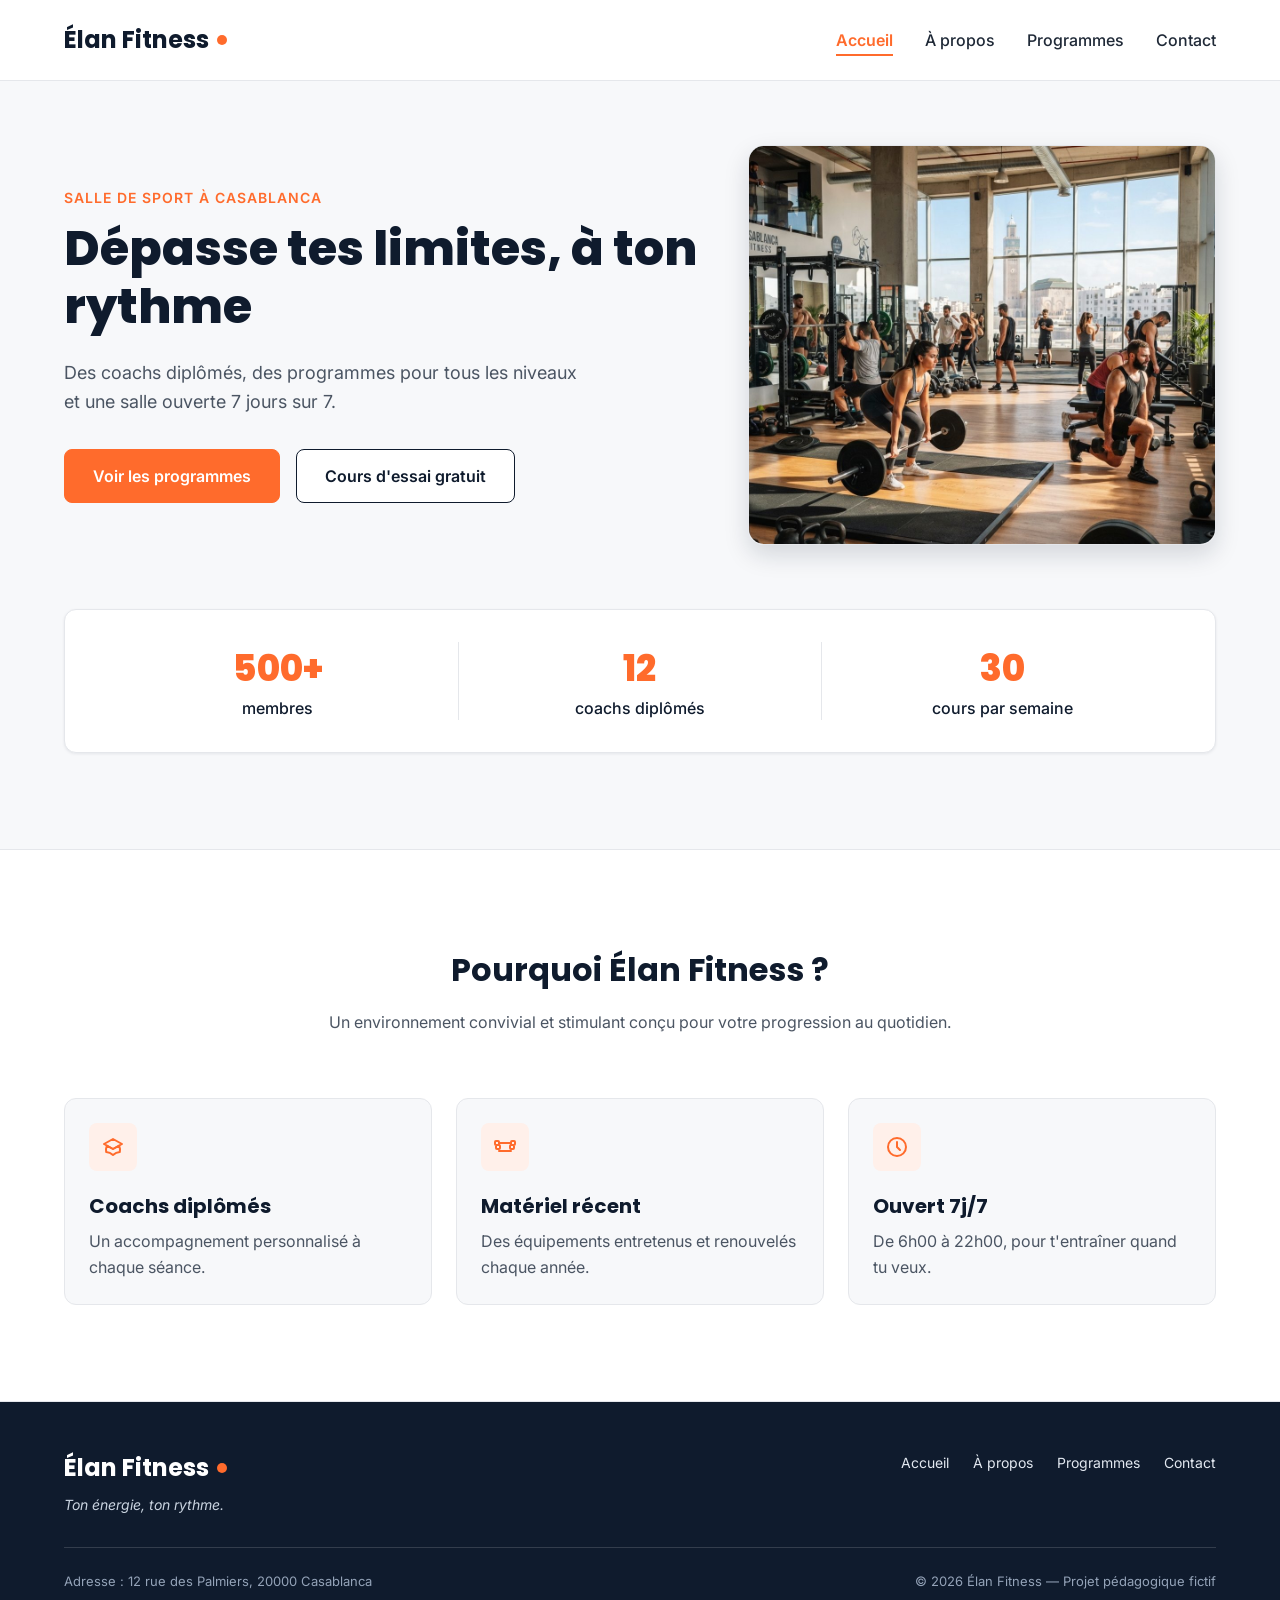
<file: index.html>
<!DOCTYPE html>
<html lang="fr">
<head>
  <meta charset="UTF-8">
  <meta name="viewport" content="width=device-width, initial-scale=1">
  <meta name="description" content="Élan Fitness, salle de sport à Casablanca : musculation, yoga, cardio et boxe fitness avec des coachs diplômés. Réservez votre cours d'essai gratuit.">
  <title>Élan Fitness | Salle de sport à Casablanca</title>

  <link rel="preconnect" href="https://fonts.googleapis.com">
  <link rel="preconnect" href="https://fonts.gstatic.com" crossorigin>
  <link href="https://fonts.googleapis.com/css2?family=Inter:wght@400;500;600&family=Poppins:wght@600;700;800&display=swap" rel="stylesheet">

  <link rel="stylesheet" href="style.css">
</head>

<body>

  <header class="en-tete">
    <div class="conteneur en-tete-contenu">
     <h1><a href="index.html" class="logo">Élan Fitness</a></h1>

      <nav aria-label="Navigation principale">
        <ul class="menu">
          <li><a href="index.html" class="lien-actif">Accueil</a></li>
          <li><a href="propos.html">À propos</a></li>
          <li><a href="programmes.html">Programmes</a></li>
          <li><a href="contact.html">Contact</a></li>
        </ul>
      </nav>
    </div>
  </header>

  <main>

    <section id="accueil" class="hero">
      <div class="conteneur">

        <div class="hero-contenu">
          <div class="hero-texte">
            <p class="sur-titre">Salle de sport à Casablanca</p>
            <h1>Dépasse tes limites, à ton rythme</h1>
            <p class="hero-description">
              Des coachs diplômés, des programmes pour tous les niveaux et une salle ouverte 7 jours sur 7.
            </p>
            <div class="boutons">
              <a href="programmes.html" class="bouton bouton-principal">Voir les programmes</a>
              <a href="contact.html" class="bouton bouton-secondaire">Cours d'essai gratuit</a>
            </div>
          </div>

          <img class="hero-image" src="img/hero.jpg" alt="Des personnes s'entraînent dans une salle de sport lumineuse à Casablanca">
        </div>

        <div class="chiffres">
          <div class="chiffre">
            <p class="chiffre-nombre">500+</p>
            <p>membres</p>
          </div>
          <div class="chiffre">
            <p class="chiffre-nombre">12</p>
            <p>coachs diplômés</p>
          </div>
          <div class="chiffre">
            <p class="chiffre-nombre">30</p>
            <p>cours par semaine</p>
          </div>
        </div>

      </div>
    </section>

    <section class="section section-blanche">
      <div class="conteneur">

        <div class="section-titre">
          <h2>Pourquoi Élan Fitness ?</h2>
          <p>Un environnement convivial et stimulant conçu pour votre progression au quotidien.</p>
        </div>

        <div class="cartes">
          <article class="carte carte-avantage">
            <div class="icone"><img src="img/icone-coach.svg" alt=""></div>
            <h3>Coachs diplômés</h3>
            <p>Un accompagnement personnalisé à chaque séance.</p>
          </article>

          <article class="carte carte-avantage">
            <div class="icone"><img src="img/icone-materiel.svg" alt=""></div>
            <h3>Matériel récent</h3>
            <p>Des équipements entretenus et renouvelés chaque année.</p>
          </article>

          <article class="carte carte-avantage">
            <div class="icone"><img src="img/icone-horloge.svg" alt=""></div>
            <h3>Ouvert 7j/7</h3>
            <p>De 6h00 à 22h00, pour t'entraîner quand tu veux.</p>
          </article>
        </div>

      </div>
    </section>
  </main>

  <footer class="pied-de-page">
    <div class="conteneur">

      <div class="pied-haut">
        <div>
          <p class="logo logo-clair">Élan Fitness</p>
          <p class="slogan">Ton énergie, ton rythme.</p>
        </div>

        <nav aria-label="Navigation du pied de page">
          <ul class="menu menu-pied">
            <li><a href="index.html">Accueil</a></li>
            <li><a href="propos.html">À propos</a></li>
            <li><a href="programmes.html">Programmes</a></li>
            <li><a href="contact.html">Contact</a></li>
          </ul>
        </nav>
      </div>

      <div class="pied-bas">
        <p>Adresse : 12 rue des Palmiers, 20000 Casablanca</p>
        <p>&copy; 2026 Élan Fitness — Projet pédagogique fictif</p>
      </div>

    </div>
  </footer>

</body>
</html>
</file>
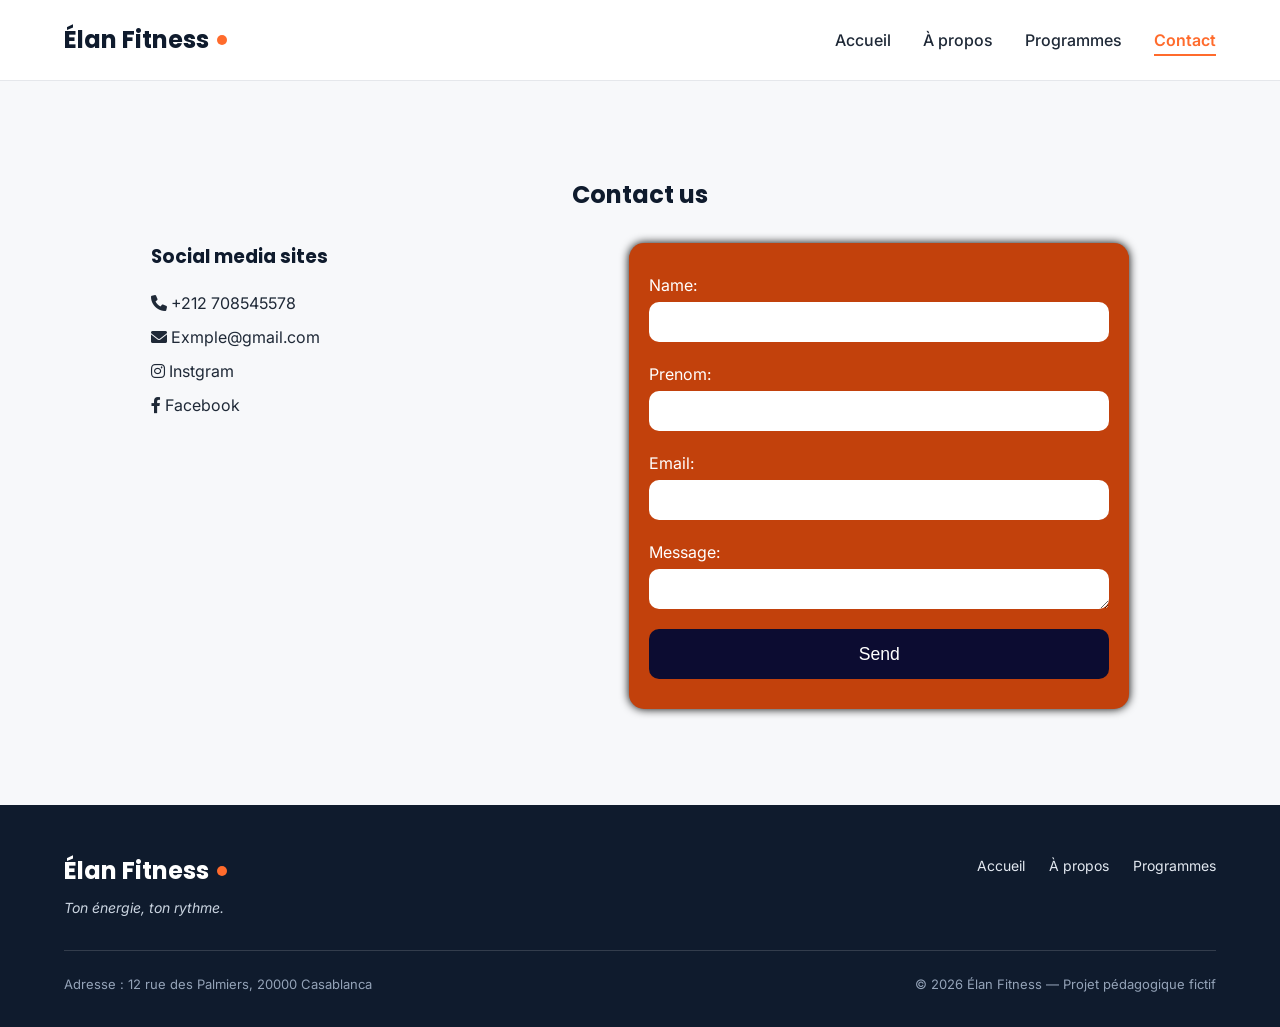
<file: contact.html>
<!DOCTYPE html>
<html lang="fr">
<head>
  <meta charset="UTF-8">
  <meta name="viewport" content="width=device-width, initial-scale=1">
  <meta name="description" content="Élan Fitness, salle de sport à Casablanca : musculation, yoga, cardio et boxe fitness avec des coachs diplômés. Réservez votre cours d'essai gratuit.">
  <title>Élan Fitness | Salle de sport à Casablanca</title>

  <link rel="preconnect" href="https://fonts.googleapis.com">
  <link rel="preconnect" href="https://fonts.gstatic.com" crossorigin>
  <link href="https://fonts.googleapis.com/css2?family=Inter:wght@400;500;600&family=Poppins:wght@600;700;800&display=swap" rel="stylesheet">

  <link rel="stylesheet" href="style.css">
  <link rel="stylesheet" href="https://cdnjs.cloudflare.com/ajax/libs/font-awesome/6.0.0/css/all.min.css">
</head>

<body>
  <header class="en-tete">
    <div class="conteneur en-tete-contenu">
      <h1><a href="index.html" class="logo">Élan Fitness</a></h1>

      <nav aria-label="Navigation principale">
        <ul class="menu">
          <li><a href="index.html">Accueil</a></li>
          <li><a href="propos.html">À propos</a></li>
          <li><a href="programmes.html">Programmes</a></li>
          <li><a href="contact.html" class="lien-actif">Contact</a></li>
        </ul>
      </nav>
    </div>
  </header>

  <main>
    <section class="section">
        <h2 class="contact">Contact us</h2>
        <div class="section-contact">
        <div>
          <h3 class="social">Social media sites</h3>
            <ul class="contact-list">
               <li><a href="#"><i class="fa-solid">&#xf095;</i> +212 708545578</a></li>
               <li><a href="#"><i class="fa-solid">&#xf0e0;</i> Exmple@gmail.com</a></li>
               <li><a href="#"><i class="fa-brands">&#xf16d;</i> Instgram</a></li>
               <li><a href="#"><i class="fa-brands">&#xf39e;</i> Facebook</a></li>
            </ul>
        </div>

        <div>
          <form class="form" action="#">
              <div class="column">
                <label for="name">Name:</label>
                <input type="text" name="name" id="name" required />
              </div>

              <div class="column">
                <label for="prenom">Prenom:</label>
                <input type="text" name="prenom" id="prenom" required />
              </div>

              <div class="column">
                <label for="email">Email:</label>
                <input type="email" name="email" id="email" required />
              </div>

              <div class="column">
                <label for="message">Message:</label>
                <textarea name="message" id="message"></textarea>
              </div>

              <button type="submit">Send</button>
          </form>
        </div>
        </div>
    </section>
  </main>

  <footer class="pied-de-page">
    <div class="conteneur">

      <div class="pied-haut">
        <div>
          <p class="logo logo-clair">Élan Fitness</p>
          <p class="slogan">Ton énergie, ton rythme.</p>
        </div>

        <nav aria-label="Navigation du pied de page">
          <ul class="menu menu-pied">
            <li><a href="index.html">Accueil</a></li>
            <li><a href="propos.html">À propos</a></li>
            <li><a href="programmes.html">Programmes</a></li>
          </ul>
        </nav>
      </div>

      <div class="pied-bas">
        <p>Adresse : 12 rue des Palmiers, 20000 Casablanca</p>
        <p>&copy; 2026 Élan Fitness — Projet pédagogique fictif</p>
      </div>

    </div>
  </footer>
</body>
</file>
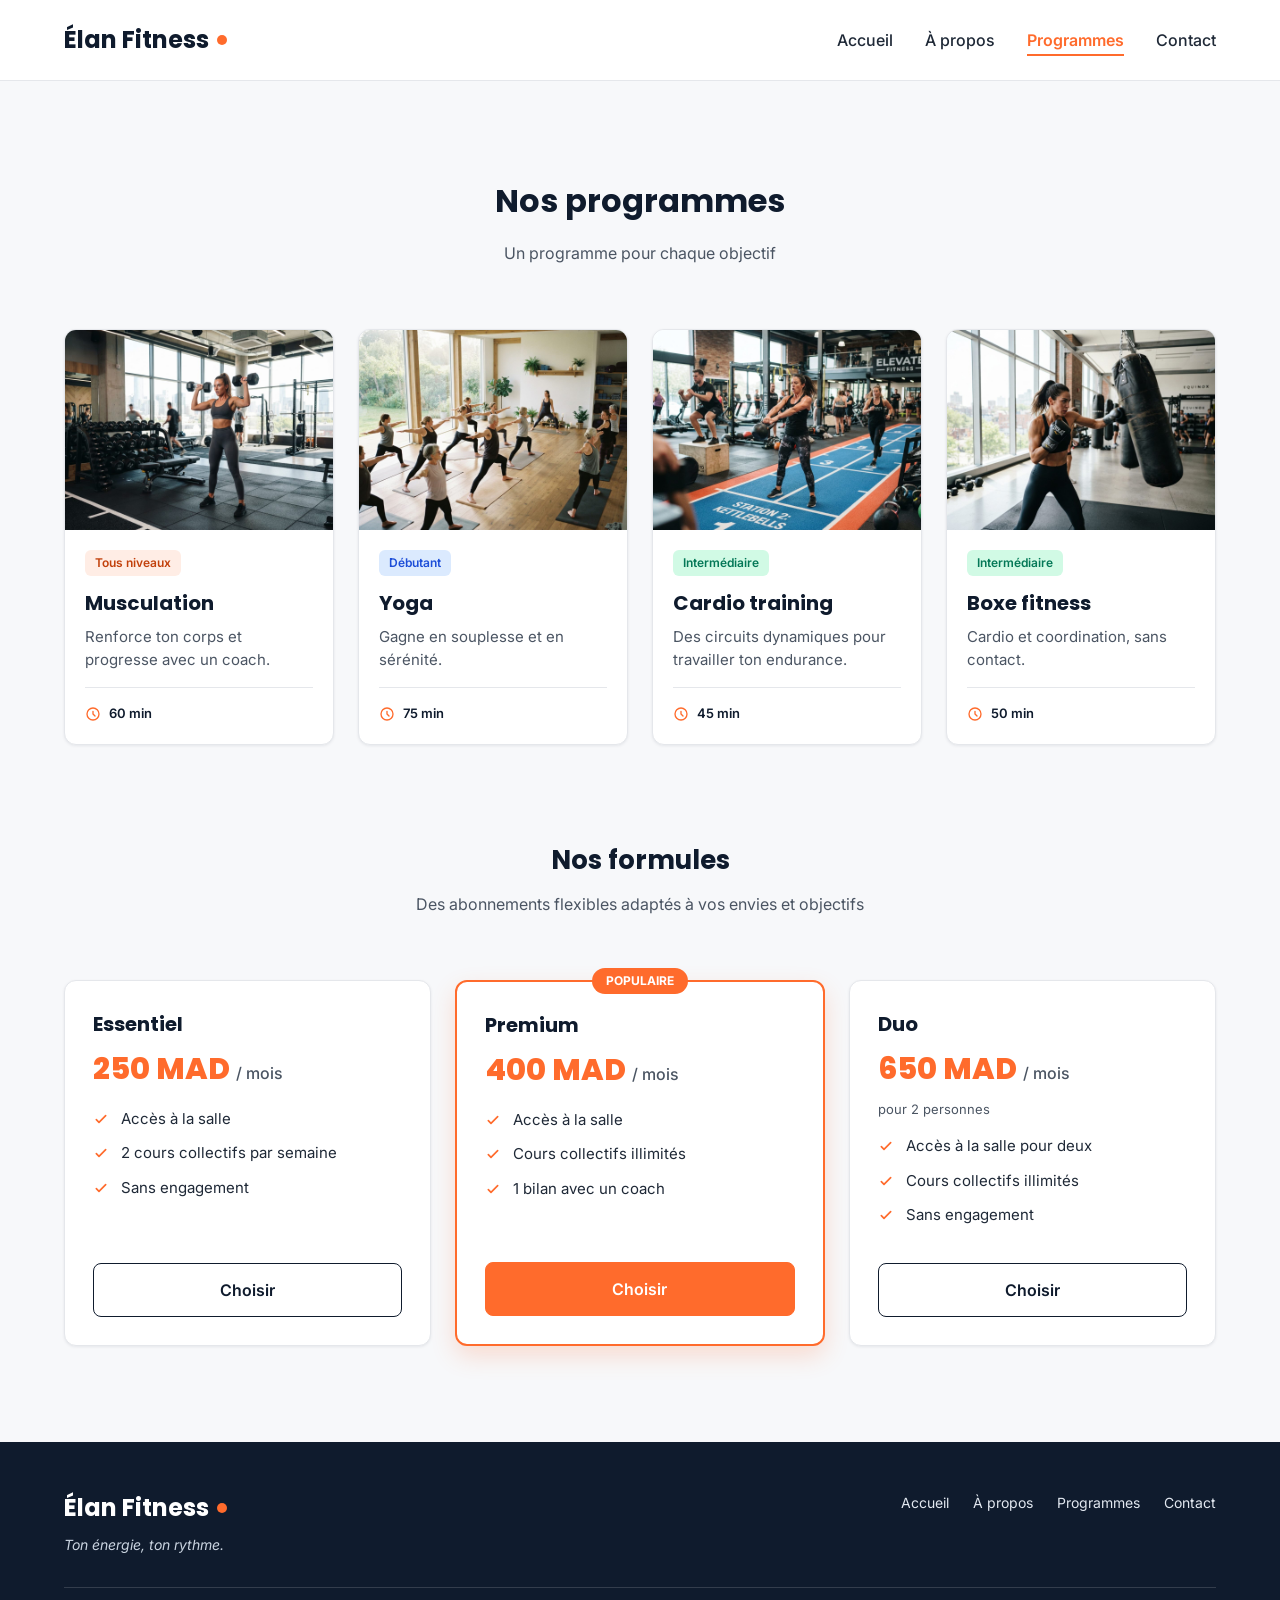
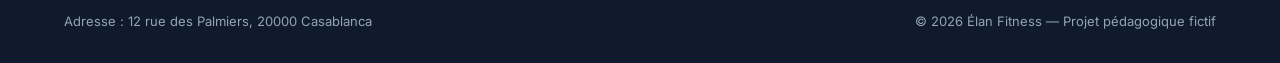
<file: programmes.html>
<!DOCTYPE html>
<html lang="fr">
<head>
  <meta charset="UTF-8">
  <meta name="viewport" content="width=device-width, initial-scale=1">
  <meta name="description" content="Élan Fitness, salle de sport à Casablanca : musculation, yoga, cardio et boxe fitness avec des coachs diplômés. Réservez votre cours d'essai gratuit.">
  <title>Élan Fitness | Salle de sport à Casablanca</title>

  <link rel="preconnect" href="https://fonts.googleapis.com">
  <link rel="preconnect" href="https://fonts.gstatic.com" crossorigin>
  <link href="https://fonts.googleapis.com/css2?family=Inter:wght@400;500;600&family=Poppins:wght@600;700;800&display=swap" rel="stylesheet">

  <link rel="stylesheet" href="style.css">
</head>

<body>
      <header class="en-tete">
    <div class="conteneur en-tete-contenu">
      <h1><a href="index.html" class="logo">Élan Fitness</a></h1>

      <nav aria-label="Navigation principale">
        <ul class="menu">
          <li><a href="index.html">Accueil</a></li>
          <li><a href="propos.html">À propos</a></li>
          <li><a href="programmes.html" class="lien-actif">Programmes</a></li>
          <li><a href="contact.html">Contact</a></li>
        </ul>
      </nav>
    </div>
  </header>

  <main>
        <section id="programmes" class="section">
      <div class="conteneur">

        <div class="section-titre">
          <h2>Nos programmes</h2>
          <p>Un programme pour chaque objectif</p>
        </div>

        <div class="cartes">

          <article class="carte carte-programme">
            <img src="img/musculation.jpg" alt="Une sportive soulève des haltères dans l'espace musculation">
            <div class="programme-corps">
              <span class="etiquette etiquette-orange">Tous niveaux</span>
              <h3>Musculation</h3>
              <p>Renforce ton corps et progresse avec un coach.</p>
              <p class="duree"><img src="img/icone-duree.svg" alt="">60 min</p>
            </div>
          </article>

          <article class="carte carte-programme">
            <img src="img/yoga.jpg" alt="Un groupe pratique le yoga sur des tapis dans une salle lumineuse">
            <div class="programme-corps">
              <span class="etiquette etiquette-bleue">Débutant</span>
              <h3>Yoga</h3>
              <p>Gagne en souplesse et en sérénité.</p>
              <p class="duree"><img src="img/icone-duree.svg" alt="">75 min</p>
            </div>
          </article>

          <article class="carte carte-programme">
            <img src="img/cardio.jpg" alt="Des sportifs suivent un circuit de cardio training avec des kettlebells">
            <div class="programme-corps">
              <span class="etiquette etiquette-verte">Intermédiaire</span>
              <h3>Cardio training</h3>
              <p>Des circuits dynamiques pour travailler ton endurance.</p>
              <p class="duree"><img src="img/icone-duree.svg" alt="">45 min</p>
            </div>
          </article>

          <article class="carte carte-programme">
            <img src="img/boxe.jpg" alt="Une sportive frappe un sac de frappe pendant un cours de boxe fitness">
            <div class="programme-corps">
              <span class="etiquette etiquette-verte">Intermédiaire</span>
              <h3>Boxe fitness</h3>
              <p>Cardio et coordination, sans contact.</p>
              <p class="duree"><img src="img/icone-duree.svg" alt="">50 min</p>
            </div>
          </article>

        </div>

        <div class="formules">

          <div class="section-titre">
            <h3>Nos formules</h3>
            <p>Des abonnements flexibles adaptés à vos envies et objectifs</p>
          </div>

          <div class="cartes">

            <article class="carte formule">
              <h4>Essentiel</h4>
              <p class="prix">250 MAD <span>/ mois</span></p>
              <ul class="formule-liste">
                <li>Accès à la salle</li>
                <li>2 cours collectifs par semaine</li>
                <li>Sans engagement</li>
              </ul>
              <a href="#contact" class="bouton bouton-secondaire">Choisir</a>
            </article>

            <article class="carte formule formule-populaire">
              <p class="badge-populaire">Populaire</p>
              <h4>Premium</h4>
              <p class="prix">400 MAD <span>/ mois</span></p>
              <ul class="formule-liste">
                <li>Accès à la salle</li>
                <li>Cours collectifs illimités</li>
                <li>1 bilan avec un coach</li>
              </ul>
              <a href="#contact" class="bouton bouton-principal">Choisir</a>
            </article>

            <article class="carte formule">
              <h4>Duo</h4>
              <p class="prix">650 MAD <span>/ mois</span></p>
              <p class="prix-note">pour 2 personnes</p>
              <ul class="formule-liste">
                <li>Accès à la salle pour deux</li>
                <li>Cours collectifs illimités</li>
                <li>Sans engagement</li>
              </ul>
              <a href="#contact" class="bouton bouton-secondaire">Choisir</a>
            </article>

          </div>
        </div>

      </div>
    </section>
  </main>

    <footer class="pied-de-page">
    <div class="conteneur">

      <div class="pied-haut">
        <div>
          <p class="logo logo-clair">Élan Fitness</p>
          <p class="slogan">Ton énergie, ton rythme.</p>
        </div>

        <nav aria-label="Navigation du pied de page">
          <ul class="menu menu-pied">
            <li><a href="index.html">Accueil</a></li>
            <li><a href="propos.html">À propos</a></li>
            <li><a href="programmes.html">Programmes</a></li>
            <li><a href="contact.html">Contact</a></li>
          </ul>
        </nav>
      </div>

      <div class="pied-bas">
        <p>Adresse : 12 rue des Palmiers, 20000 Casablanca</p>
        <p>&copy; 2026 Élan Fitness — Projet pédagogique fictif</p>
      </div>

    </div>
  </footer>
</body>
</file>
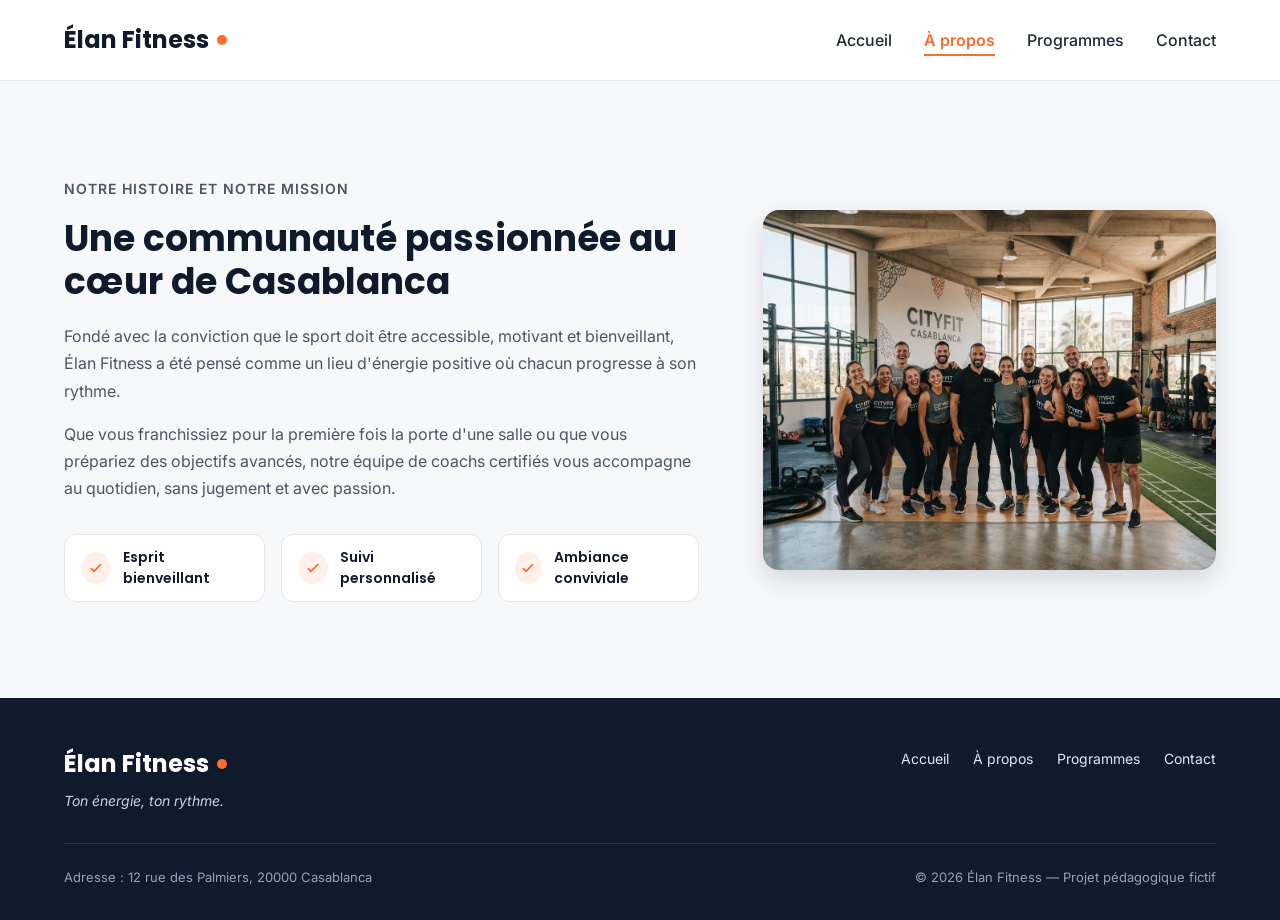
<file: propos.html>
<!DOCTYPE html>
<html lang="fr">
<head>
  <meta charset="UTF-8">
  <meta name="viewport" content="width=device-width, initial-scale=1">
  <meta name="description" content="Élan Fitness, salle de sport à Casablanca : musculation, yoga, cardio et boxe fitness avec des coachs diplômés. Réservez votre cours d'essai gratuit.">
  <title>Élan Fitness | Salle de sport à Casablanca</title>

  <link rel="preconnect" href="https://fonts.googleapis.com">
  <link rel="preconnect" href="https://fonts.gstatic.com" crossorigin>
  <link href="https://fonts.googleapis.com/css2?family=Inter:wght@400;500;600&family=Poppins:wght@600;700;800&display=swap" rel="stylesheet">

  <link rel="stylesheet" href="style.css">
</head>

<body>
    <header class="en-tete">
    <div class="conteneur en-tete-contenu">
     <h1><a href="index.html" class="logo">Élan Fitness</a></h1>

      <nav aria-label="Navigation principale">
        <ul class="menu">
          <li><a href="index.html">Accueil</a></li>
          <li><a href="propos.html" class="lien-actif">À propos</a></li>
          <li><a href="programmes.html">Programmes</a></li>
          <li><a href="contact.html">Contact</a></li>
        </ul>
      </nav>
    </div>
  </header>

  <main>
    <section id="a-propos" class="section">
      <div class="conteneur apropos-contenu">

        <div class="apropos-texte">
          <p class="sur-titre">Notre histoire et notre mission</p>
          <h2>Une communauté passionnée au cœur de Casablanca</h2>
          <p>
            Fondé avec la conviction que le sport doit être accessible, motivant et bienveillant,
            Élan Fitness a été pensé comme un lieu d'énergie positive où chacun progresse à son rythme.
          </p>
          <p>
            Que vous franchissiez pour la première fois la porte d'une salle ou que vous prépariez des
            objectifs avancés, notre équipe de coachs certifiés vous accompagne au quotidien, sans
            jugement et avec passion.
          </p>

          <ul class="valeurs">
            <li class="valeur">
              <div class="icone icone-petite"><img src="img/icone-check.svg" alt=""></div>
              <span>Esprit bienveillant</span>
            </li>
            <li class="valeur">
              <div class="icone icone-petite"><img src="img/icone-check.svg" alt=""></div>
              <span>Suivi personnalisé</span>
            </li>
            <li class="valeur">
              <div class="icone icone-petite"><img src="img/icone-check.svg" alt=""></div>
              <span>Ambiance conviviale</span>
            </li>
          </ul>
        </div>

        <img class="apropos-image" src="img/equipe.jpg" alt="L'équipe de coachs d'Élan Fitness réunie dans la salle">

      </div>
    </section>
  </main>
  <footer class="pied-de-page">
    <div class="conteneur">

      <div class="pied-haut">
        <div>
          <p class="logo logo-clair">Élan Fitness</p>
          <p class="slogan">Ton énergie, ton rythme.</p>
        </div>

        <nav aria-label="Navigation du pied de page">
          <ul class="menu menu-pied">
            <li><a href="index.html">Accueil</a></li>
            <li><a href="propos.html">À propos</a></li>
            <li><a href="programmes.html">Programmes</a></li>
            <li><a href="contact.html">Contact</a></li>
          </ul>
        </nav>
      </div>

      <div class="pied-bas">
        <p>Adresse : 12 rue des Palmiers, 20000 Casablanca</p>
        <p>&copy; 2026 Élan Fitness — Projet pédagogique fictif</p>
      </div>

    </div>
  </footer>
</body>
</file>
<file: style.css>
* {
  box-sizing: border-box;
  margin: 0;
  padding: 0;
}

html {
  scroll-behavior: smooth;
}

body {
  font-family: "Inter", Arial, sans-serif;
  font-size: 16px;
  line-height: 1.5;
  color: #1f2937;
  background-color: #f7f8fa;
}

h1,
h2,
h3,
h4 {
  font-family: "Poppins", Arial, sans-serif;
  color: #0f1b2d;
}

a {
  color: inherit;
  text-decoration: none;
}

ul {
  list-style: none;
}

img {
  display: block;
  max-width: 100%;
}

a:focus-visible,
button:focus-visible {
  outline: 3px solid #ff6b2c;
  outline-offset: 2px;
}

.conteneur {
  width: 100%;
  max-width: 1200px;
  margin: 0 auto;
  padding: 0 24px;
}

.section {
  padding: 96px 0;
}

.section-blanche {
  background-color: #ffffff;
  border-top: 1px solid #e5e7eb;
  border-bottom: 1px solid #e5e7eb;
}

.section-titre {
  max-width: 640px;
  margin: 0 auto 64px;
  text-align: center;
}

.section-titre h2 {
  font-size: 32px;
  margin-bottom: 16px;
}

.section-titre h3 {
  font-size: 26px;
  margin-bottom: 12px;
}

.section-titre p {
  color: #4b5563;
}

.sur-titre {
  font-size: 14px;
  font-weight: 600;
  color: #ff6b2c;
  text-transform: uppercase;
  letter-spacing: 1px;
  margin-bottom: 12px;
}

.bouton {
  display: inline-block;
  padding: 14px 28px;
  border-radius: 8px;
  font-size: 16px;
  font-weight: 600;
  text-align: center;
  cursor: pointer;
}

.bouton-principal {
  background-color: #ff6b2c;
  border: 1px solid #ff6b2c;
  color: #ffffff;
}

.bouton-principal:hover {
  background-color: #f05817;
}

.bouton-secondaire {
  background-color: #ffffff;
  border: 1px solid #0f1b2d;
  color: #0f1b2d;
}

.bouton-secondaire:hover {
  background-color: #f3f4f6;
}

.cartes {
  display: flex;
  gap: 24px;
}

.carte {
  flex: 1;
  background-color: #ffffff;
  border: 1px solid #e5e7eb;
  border-radius: 12px;
  box-shadow: 0 1px 3px rgba(15, 27, 45, 0.08);
}

.icone {
  width: 48px;
  height: 48px;
  background-color: #fff0ea;
  border-radius: 8px;
  display: flex;
  align-items: center;
  justify-content: center;
}

.icone img {
  width: 24px;
  height: 24px;
}

.icone-petite {
  width: 32px;
  height: 32px;
  border-radius: 50%;
}

.icone-petite img {
  width: 16px;
  height: 16px;
}

.en-tete {
  position: sticky;
  top: 0;
  z-index: 10;
  background-color: #ffffff;
  border-bottom: 1px solid #e5e7eb;
}

.en-tete-contenu {
  height: 80px;
  display: flex;
  align-items: center;
  justify-content: space-between;
}

.logo {
  display: flex;
  align-items: center;
  font-family: "Poppins", Arial, sans-serif;
  font-size: 24px;
  font-weight: 700;
  color: #0f1b2d;
}

.logo::after {
  content: "";
  width: 10px;
  height: 10px;
  margin-left: 8px;
  background-color: #ff6b2c;
  border-radius: 50%;
}

.menu {
  display: flex;
  gap: 32px;
}

.menu a {
  font-weight: 500;
  padding-bottom: 4px;
  border-bottom: 2px solid transparent;
}

.menu a:hover {
  color: #ff6b2c;
}

.menu .lien-actif {
  color: #ff6b2c;
  font-weight: 600;
  border-bottom-color: #ff6b2c;
}

.hero {
  padding: 64px 0 96px;
}

.hero-contenu {
  display: flex;
  align-items: center;
  gap: 32px;
}

.hero-texte {
  flex: 7;
}

.hero-texte h1 {
  font-size: 48px;
  font-weight: 800;
  line-height: 1.2;
  margin-bottom: 24px;
}

.hero-description {
  max-width: 520px;
  font-size: 18px;
  line-height: 1.6;
  color: #4b5563;
  margin-bottom: 32px;
}

.boutons {
  display: flex;
  flex-wrap: wrap;
  gap: 16px;
}

.hero-image {
  flex: 5;
  min-width: 0;
  height: 400px;
  object-fit: cover;
  border-radius: 16px;
  border: 1px solid #e5e7eb;
  box-shadow: 0 10px 25px rgba(15, 27, 45, 0.15);
}

.chiffres {
  display: flex;
  margin-top: 64px;
  padding: 32px;
  background-color: #ffffff;
  border: 1px solid #e5e7eb;
  border-radius: 12px;
  box-shadow: 0 1px 3px rgba(15, 27, 45, 0.08);
}

.chiffre {
  flex: 1;
  text-align: center;
  font-weight: 500;
  color: #0f1b2d;
}

.chiffre + .chiffre {
  border-left: 1px solid #e5e7eb;
}

.chiffre-nombre {
  font-family: "Poppins", Arial, sans-serif;
  font-size: 36px;
  font-weight: 800;
  color: #ff6b2c;
}

.carte-avantage {
  padding: 24px;
  background-color: #f7f8fa;
  box-shadow: none;
}

.carte-avantage .icone {
  margin-bottom: 20px;
}

.carte-avantage h3 {
  font-size: 20px;
  margin-bottom: 8px;
}

.carte-avantage p {
  color: #4b5563;
  line-height: 1.6;
}

.apropos-contenu {
  display: flex;
  align-items: center;
  gap: 64px;
}

.apropos-texte {
  flex: 7;
}

.apropos-texte h2 {
  font-size: 36px;
  line-height: 1.2;
  margin-bottom: 20px;
}

.apropos-texte p {
  color: #4b5563;
  line-height: 1.7;
  margin-bottom: 16px;
}

.valeurs {
  display: flex;
  gap: 16px;
  margin-top: 32px;
}

.valeur {
  flex: 1;
  display: flex;
  align-items: center;
  gap: 12px;
  padding: 12px 16px;
  background-color: #ffffff;
  border: 1px solid #e5e7eb;
  border-radius: 12px;
  font-family: "Poppins", Arial, sans-serif;
  font-size: 14px;
  font-weight: 600;
  color: #0f1b2d;
}

.apropos-image {
  flex: 5;
  min-width: 0;
  height: 360px;
  object-fit: cover;
  border-radius: 16px;
  box-shadow: 0 10px 25px rgba(15, 27, 45, 0.15);
}

.carte-programme {
  display: flex;
  flex-direction: column;
  overflow: hidden;
}

.carte-programme > img {
  width: 100%;
  height: 200px;
  object-fit: cover;
}

.programme-corps {
  flex: 1;
  display: flex;
  flex-direction: column;
  padding: 20px;
}

.programme-corps h3 {
  font-size: 20px;
  margin-bottom: 8px;
}

.programme-corps p {
  font-size: 15px;
  color: #4b5563;
}

.etiquette {
  align-self: flex-start;
  padding: 4px 10px;
  margin-bottom: 12px;
  border-radius: 6px;
  font-size: 12px;
  font-weight: 600;
}

.etiquette-orange {
  background-color: #ffede5;
  color: #c2410c;
}

.etiquette-bleue {
  background-color: #dbeafe;
  color: #1d4ed8;
}

.etiquette-verte {
  background-color: #d1fae5;
  color: #047857;
}

.programme-corps .duree {
  display: flex;
  align-items: center;
  gap: 8px;
  margin-top: auto;
  padding-top: 16px;
  border-top: 1px solid #e5e7eb;
  font-size: 13px;
  font-weight: 600;
  color: #0f1b2d;
}

.programme-corps h3 + p {
  margin-bottom: 16px;
}

.duree img {
  width: 16px;
  height: 16px;
}

.formules {
  margin-top: 96px;
}

.formule {
  position: relative;
  display: flex;
  flex-direction: column;
  padding: 28px;
}

.formule h4 {
  font-size: 20px;
}

.prix {
  margin: 8px 0 16px;
  font-family: "Poppins", Arial, sans-serif;
  font-size: 30px;
  font-weight: 800;
  color: #ff6b2c;
}

.prix span {
  font-family: "Inter", Arial, sans-serif;
  font-size: 16px;
  font-weight: 500;
  color: #4b5563;
}

.prix-note {
  margin: -8px 0 16px;
  font-size: 13px;
  color: #4b5563;
}

.formule-liste {
  flex: 1;
  margin-bottom: 24px;
}

.formule-liste li {
  padding-left: 28px;
  margin-bottom: 12px;
  font-size: 15px;
  background-image: url("img/icone-check.svg");
  background-repeat: no-repeat;
  background-position: left center;
  background-size: 16px;
}

.formule .bouton {
  display: block;
}

.formule-populaire {
  border: 2px solid #ff6b2c;
  box-shadow: 0 10px 25px rgba(255, 107, 44, 0.2);
}

.badge-populaire {
  position: absolute;
  top: -14px;
  left: 50%;
  transform: translateX(-50%);
  padding: 4px 14px;
  background-color: #ff6b2c;
  border-radius: 999px;
  font-size: 12px;
  font-weight: 700;
  text-transform: uppercase;
  color: #ffffff;
}

.pied-de-page {
  padding: 48px 0 32px;
  background-color: #0f1b2d;
  color: #ffffff;
}

.pied-haut {
  display: flex;
  justify-content: space-between;
  align-items: flex-start;
  padding-bottom: 32px;
  border-bottom: 1px solid rgba(255, 255, 255, 0.15);
}

.logo-clair {
  color: #ffffff;
}

.slogan {
  margin-top: 8px;
  font-size: 14px;
  font-style: italic;
  color: #cbd5e1;
}

.menu-pied {
  gap: 24px;
}

.menu-pied a {
  font-size: 14px;
  font-weight: 400;
  color: #e2e8f0;
}

.pied-bas {
  display: flex;
  justify-content: space-between;
  margin-top: 24px;
  font-size: 13px;
  color: #94a3b8;
}

.contact {
  text-align: center;
}

.section-contact {
  display: flex;
  justify-content: space-around;
  margin-top: 30px;
}

.social {
  margin-bottom: 20px;
}

.contact-list {
  display: flex;
  flex-direction: column;
  gap: 10px;
}

.contact-list li:hover {
  color: #ff6b2c;
}

.form {
  background-color: #c2410c;
  width: 500px;
  height: auto;
  padding: 30px 20px;
  display: flex;
  flex-direction: column;
  gap: 20px;
  border-radius: 15px;
  box-shadow: 0 0 10px black;
}

.column {
  display: flex;
  flex-direction: column;
  gap: 5px;
}

.column label {
  color: white;
}

.column input {
  padding: 10px;
  height: 40px;
  border-radius: 10px;
  outline: none;
  border: none;
  font-weight: 400;
}

.column input:focus {
  border: 2px solid rgb(36, 33, 33);
}

.column textarea {
  padding: 10px;
  height: 40px;
  border-radius: 10px;
  outline: none;
  border: none;
  font-weight: 400;
}

.column textarea:focus {
  border: 2px solid rgb(36, 33, 33);
}

.form button {
  background-color: rgb(12, 12, 49);
  height: 50px;
  color: white;
  border: none;
  border-radius: 10px;
  cursor: pointer;
  font-size: 1.1rem;
  font-weight: 500;
}

.form button:hover {
  background-color: rgb(255, 255, 255);
  color: black;
}

@media (min-width: 1280px) {
  .conteneur {
    max-width: 1200px;
  }

  .hero-texte h1 {
    font-size: 48px;
  }

  .hero-image {
    height: 400px;
  }

  .apropos-image {
    height: 360px;
  }
}

@media (min-width: 1024px) and (max-width: 1279px) {
  .conteneur {
    max-width: 1100px;
    padding: 0 32px;
  }

  .section {
    padding: 80px 0;
  }

  .menu {
    gap: 24px;
  }

  .hero {
    padding: 56px 0 80px;
  }

  .hero-contenu {
    gap: 24px;
  }

  .hero-texte h1 {
    font-size: 42px;
  }

  .hero-description {
    font-size: 17px;
  }

  .hero-image {
    height: 360px;
  }

  .apropos-contenu {
    gap: 40px;
  }

  .apropos-texte h2 {
    font-size: 32px;
  }

  .apropos-image {
    height: 330px;
  }

  .cartes {
    gap: 18px;
  }

  .carte-avantage {
    padding: 20px;
  }

  .section-contact {
    gap: 40px;
  }

  .form {
    width: 450px;
  }
}

@media (min-width: 768px) and (max-width: 1023px) {
  .conteneur {
    max-width: 100%;
    padding: 0 24px;
  }

  .section {
    padding: 70px 0;
  }

  .en-tete-contenu {
    height: 70px;
  }

  .menu {
    gap: 18px;
  }

  .menu a {
    font-size: 14px;
  }

  .hero {
    padding: 50px 0 70px;
  }

  .hero-contenu {
    gap: 24px;
  }

  .hero-texte {
    flex: 1;
  }

  .hero-texte h1 {
    font-size: 36px;
  }

  .hero-description {
    font-size: 16px;
  }

  .hero-image {
    flex: 1;
    height: 320px;
  }

  .chiffres {
    margin-top: 50px;
    padding: 24px;
  }

  .chiffre-nombre {
    font-size: 30px;
  }

  .cartes {
    gap: 16px;
  }

  .carte-avantage {
    padding: 18px;
  }

  .carte-avantage h3 {
    font-size: 18px;
  }

  .carte-avantage p {
    font-size: 14px;
  }

  .apropos-contenu {
    gap: 30px;
  }

  .apropos-texte h2 {
    font-size: 30px;
  }

  .apropos-image {
    height: 300px;
  }

  .valeurs {
    flex-direction: column;
  }

  .formule {
    padding: 22px;
  }

  .section-contact {
    gap: 30px;
  }

  .form {
    width: 400px;
  }

  .pied-haut {
    gap: 30px;
  }

  .menu-pied {
    gap: 16px;
  }
}

@media (max-width: 767px) {
  .conteneur {
    padding: 0 16px;
  }

  .section {
    padding: 56px 0;
  }

  .en-tete {
    font-size: 10px;
  }

  .en-tete-contenu {
    height: 65px;
  }

  .logo {
    font-size: 20px;
  }

  .logo::after {
    width: 8px;
    height: 8px;
    margin-left: 5px;
  }

  .menu {
    gap: 10px;
  }

  .menu a {
    font-size: 11px;
  }

  .hero {
    padding: 40px 0 56px;
  }

  .hero-contenu {
    display: flex;
    flex-direction: column;
    gap: 30px;
  }

  .hero-texte {
    width: 100%;
  }

  .hero-texte h1 {
    font-size: 32px;
    line-height: 1.2;
    margin-bottom: 18px;
  }

  .hero-description {
    font-size: 16px;
    margin-bottom: 24px;
  }

  .boutons {
    flex-direction: column;
  }

  .bouton {
    width: 100%;
  }

  .hero-image {
    width: 100%;
    height: 280px;
  }

  .chiffres {
    flex-direction: column;
    margin-top: 40px;
    padding: 20px;
    gap: 20px;
  }

  .chiffre {
    padding: 10px 0;
  }

  .chiffre + .chiffre {
    border-left: none;
    border-top: 1px solid #e5e7eb;
  }

  .chiffre-nombre {
    font-size: 28px;
  }

  .section-titre {
    margin-bottom: 40px;
  }

  .section-titre h2 {
    font-size: 28px;
  }

  .section-titre h3 {
    font-size: 22px;
  }

  .section-titre p {
    font-size: 15px;
  }

  .cartes {
    flex-direction: column;
    gap: 16px;
  }

  .carte-avantage {
    padding: 20px;
  }

  .apropos-contenu {
    flex-direction: column;
    gap: 30px;
  }

  .apropos-texte {
    width: 100%;
  }

  .apropos-texte h2 {
    font-size: 30px;
  }

  .apropos-image {
    width: 100%;
    height: 280px;
  }

  .valeurs {
    flex-direction: column;
  }

  .valeur {
    width: 100%;
  }

  .carte-programme > img {
    height: 180px;
  }

  .formules {
    margin-top: 56px;
  }

  .formule {
    padding: 22px;
  }

  /* Contact */

  .section-contact {
    flex-direction: column;
    justify-content: center;
    align-items: center;
    gap: 30px;
  }

  .contact {
    width: 100%;
  }

  .form {
    width: 100%;
    max-width: 500px;
    padding: 25px 18px;
  }

  .pied-haut {
    flex-direction: column;
    gap: 30px;
  }

  .menu-pied {
    display: flex;
    flex-direction: column;
    gap: 12px;
  }

  .pied-bas {
    flex-direction: column;
    gap: 10px;
  }
}
</file>
